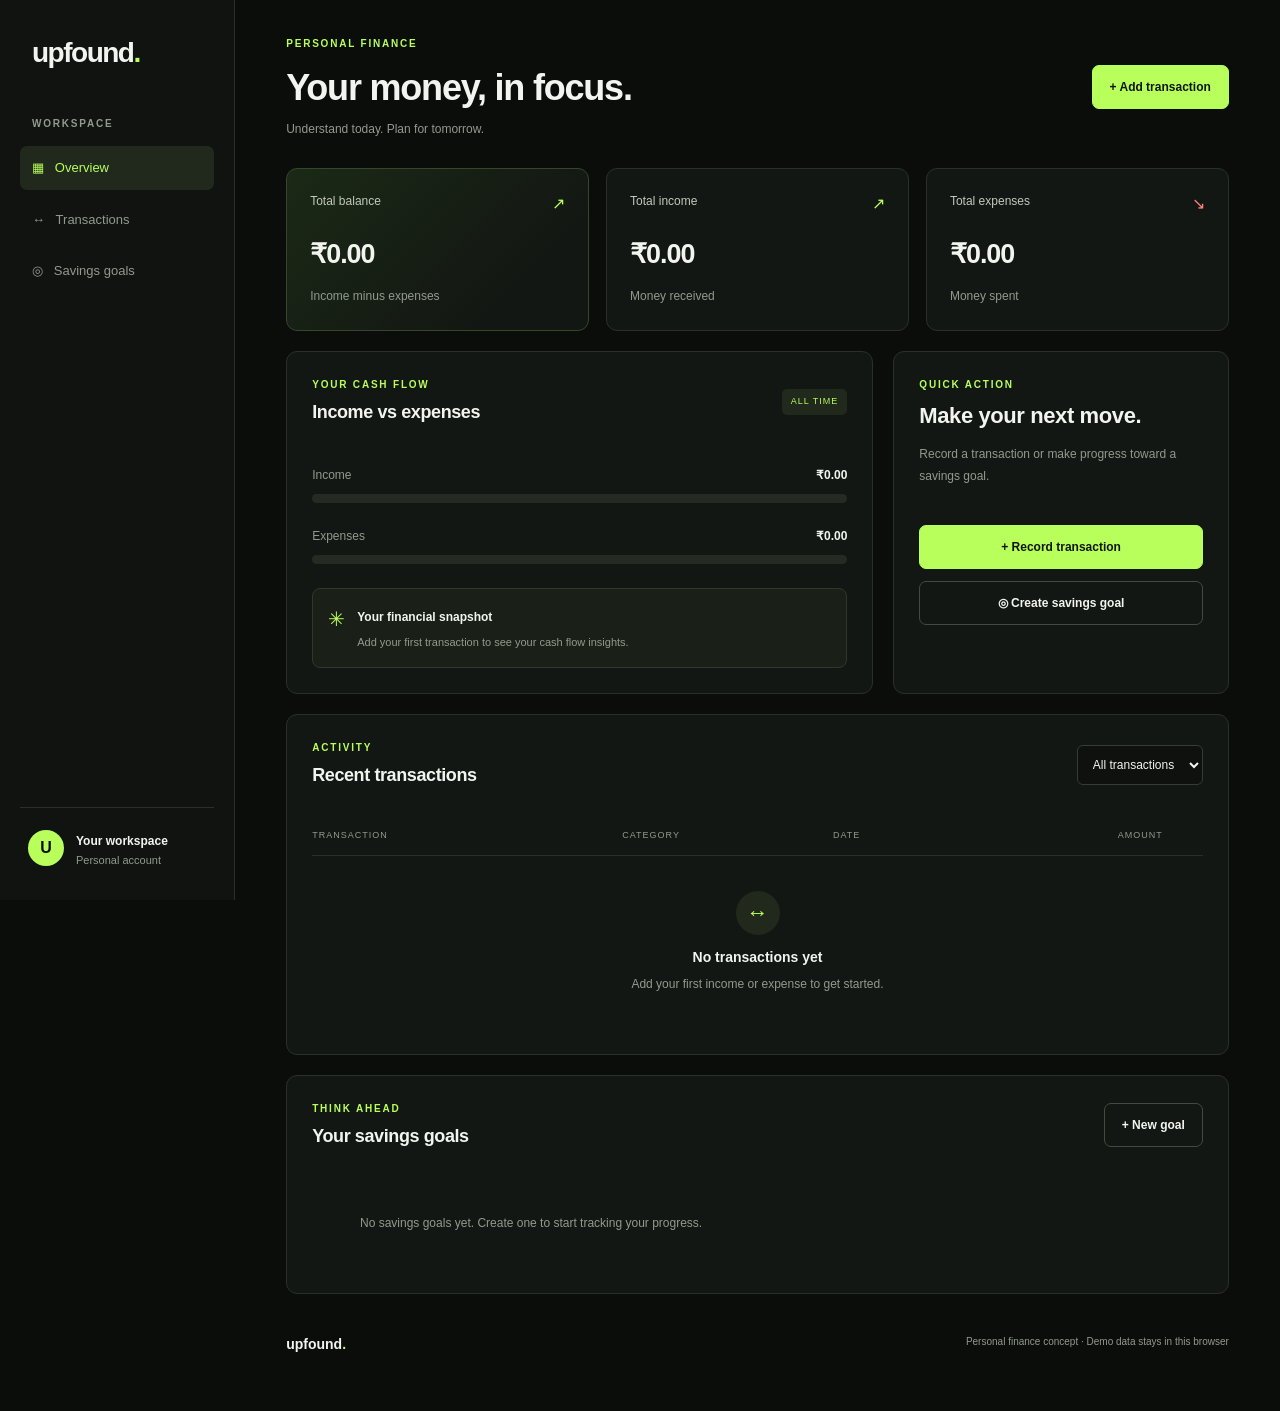
<file: index.html>
<!DOCTYPE html>
<html lang="en">
<head>
    <meta charset="UTF-8">
    <meta name="viewport" content="width=device-width, initial-scale=1.0">
    <meta name="theme-color" content="#0b0d0b">
    <title>UpFound | Personal Finance Tracker</title>
    <link rel="stylesheet" href="style.css">
</head>
<body>
    <aside class="sidebar">
        <a href="#" class="logo">upfound<span>.</span></a>
        <p class="sidebar-label">WORKSPACE</p>

        <nav class="side-nav">
            <a class="nav-link active" href="#overview">▦ &nbsp; Overview</a>
            <a class="nav-link" href="#transactions">↔ &nbsp; Transactions</a>
            <a class="nav-link" href="#goals">◎ &nbsp; Savings goals</a>
        </nav>

        <div class="sidebar-bottom">
            <div class="profile-avatar">U</div>
            <div><strong>Your workspace</strong><p>Personal account</p></div>
        </div>
    </aside>

    <main class="main-content" id="overview">
        <header class="topbar">
            <div>
                <p class="eyebrow">PERSONAL FINANCE</p>
                <h1>Your money, in focus.</h1>
                <p class="muted">Understand today. Plan for tomorrow.</p>
            </div>
            <button class="primary-btn" id="add-transaction-btn">+ Add transaction</button>
        </header>

        <section class="summary-grid">
            <article class="summary-card balance-card">
                <p>Total balance <span>↗</span></p>
                <h2 id="total-balance">₹0.00</h2>
                <small>Income minus expenses</small>
            </article>
            <article class="summary-card">
                <p>Total income <span class="green">↗</span></p>
                <h2 id="total-income">₹0.00</h2>
                <small>Money received</small>
            </article>
            <article class="summary-card">
                <p>Total expenses <span class="red">↘</span></p>
                <h2 id="total-expenses">₹0.00</h2>
                <small>Money spent</small>
            </article>
        </section>

        <section class="dashboard-grid">
            <article class="panel spending-panel">
                <div class="panel-heading">
                    <div><p class="eyebrow">YOUR CASH FLOW</p><h2>Income vs expenses</h2></div>
                    <span class="status-pill">ALL TIME</span>
                </div>

                <div class="flow-comparison">
                    <div class="flow-item">
                        <div class="flow-label"><span>Income</span><strong id="chart-income-label">₹0</strong></div>
                        <div class="bar-track"><div id="income-bar" class="bar income-bar"></div></div>
                    </div>
                    <div class="flow-item">
                        <div class="flow-label"><span>Expenses</span><strong id="chart-expense-label">₹0</strong></div>
                        <div class="bar-track"><div id="expense-bar" class="bar expense-bar"></div></div>
                    </div>
                </div>

                <div class="insight-box">
                    <span class="insight-icon">✳</span>
                    <div><strong id="insight-title">Your financial snapshot</strong><p id="insight-text">Add your first transaction to see your cash flow insights.</p></div>
                </div>
            </article>

            <article class="panel quick-panel">
                <p class="eyebrow">QUICK ACTION</p>
                <h2>Make your next move.</h2>
                <p class="muted">Record a transaction or make progress toward a savings goal.</p>
                <button class="primary-btn full-btn" id="quick-add">+ Record transaction</button>
                <button class="secondary-btn full-btn" id="quick-goal">◎ Create savings goal</button>
            </article>
        </section>

        <section class="panel transactions-panel" id="transactions">
            <div class="panel-heading">
                <div><p class="eyebrow">ACTIVITY</p><h2>Recent transactions</h2></div>
                <select id="transaction-filter" aria-label="Filter transactions">
                    <option value="all">All transactions</option>
                    <option value="income">Income only</option>
                    <option value="expense">Expenses only</option>
                </select>
            </div>
            <div class="transaction-head">
                <span>TRANSACTION</span><span>CATEGORY</span><span>DATE</span><span>AMOUNT</span><span></span>
            </div>
            <div id="transaction-list" class="transaction-list">
                <div class="empty-state"><span>↔</span><h3>No transactions yet</h3><p>Add your first income or expense to get started.</p></div>
            </div>
        </section>

        <section class="panel goals-panel" id="goals">
            <div class="panel-heading">
                <div><p class="eyebrow">THINK AHEAD</p><h2>Your savings goals</h2></div>
                <button class="secondary-btn" id="add-goal-btn">+ New goal</button>
            </div>
            <div id="goal-list" class="goal-grid">
                <div class="empty-goals"><p>No savings goals yet. Create one to start tracking your progress.</p></div>
            </div>
        </section>

        <footer class="app-footer"><span>upfound<span class="green">.</span></span><span>Personal finance concept · Demo data stays in this browser</span></footer>
    </main>

    <div class="modal-overlay" id="transaction-modal" aria-hidden="true">
        <form class="modal" id="transaction-form">
            <div class="modal-heading"><div><p class="eyebrow">YOUR ACTIVITY</p><h2>Add transaction</h2></div><button type="button" class="close-modal" data-close="transaction-modal" aria-label="Close">×</button></div>

            <label>Transaction type</label>
            <div class="type-toggle">
                <label><input type="radio" name="type" value="income" checked><span>＋ Income</span></label>
                <label><input type="radio" name="type" value="expense"><span>− Expense</span></label>
            </div>

            <label for="transaction-title">Description</label>
            <input id="transaction-title" name="title" maxlength="60" placeholder="e.g. Freelance payment" required>

            <div class="form-row">
                <div><label for="transaction-amount">Amount (₹)</label><input id="transaction-amount" name="amount" type="number" min="0.01" max="100000000" step="0.01" placeholder="0.00" required></div>
                <div><label for="transaction-category">Category</label><select id="transaction-category" name="category"><option>Salary</option><option>Freelance</option><option>Investment</option><option>Food</option><option>Transport</option><option>Shopping</option><option>Bills</option><option>Education</option><option>Health</option><option>Other</option></select></div>
            </div>

            <label for="transaction-date">Date</label>
            <input id="transaction-date" name="date" type="date" required>
            <p class="form-error" id="transaction-error" role="alert"></p>
            <button class="primary-btn full-btn" type="submit">Save transaction</button>
        </form>
    </div>

    <div class="modal-overlay" id="goal-modal" aria-hidden="true">
        <form class="modal" id="goal-form">
            <div class="modal-heading"><div><p class="eyebrow">PLAN AHEAD</p><h2>Create savings goal</h2></div><button type="button" class="close-modal" data-close="goal-modal" aria-label="Close">×</button></div>

            <label for="goal-name">Goal name</label>
            <input id="goal-name" name="name" maxlength="50" placeholder="e.g. New laptop" required>

            <div class="form-row">
                <div><label for="goal-target">Target amount (₹)</label><input id="goal-target" name="target" type="number" min="1" max="100000000" step="0.01" required></div>
                <div><label for="goal-saved">Already saved (₹)</label><input id="goal-saved" name="saved" type="number" min="0" max="100000000" step="0.01" value="0" required></div>
            </div>

            <p class="form-error" id="goal-error" role="alert"></p>
            <button class="primary-btn full-btn" type="submit">Create goal</button>
        </form>
    </div>

    <div class="toast" id="toast" role="status" aria-live="polite"></div>

    <script src="script.js"></script>
</body>
</html>
</file>
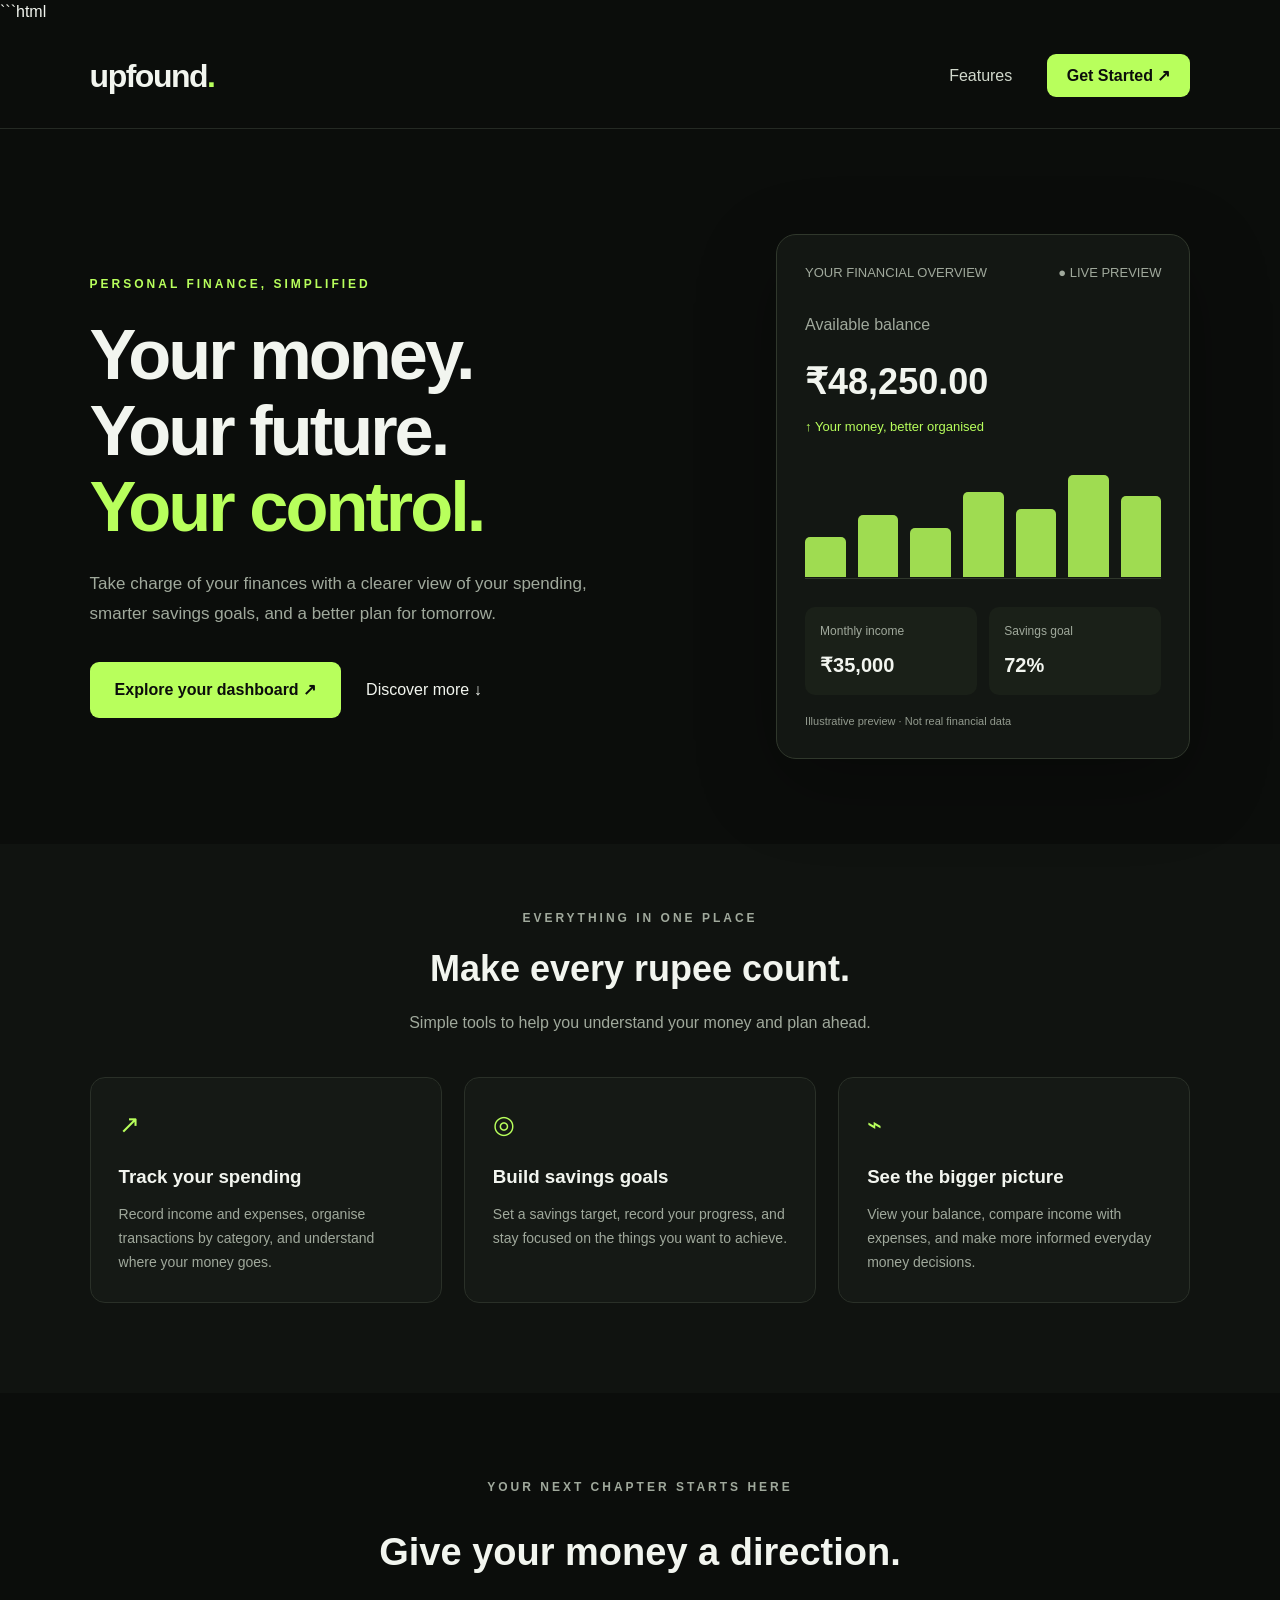
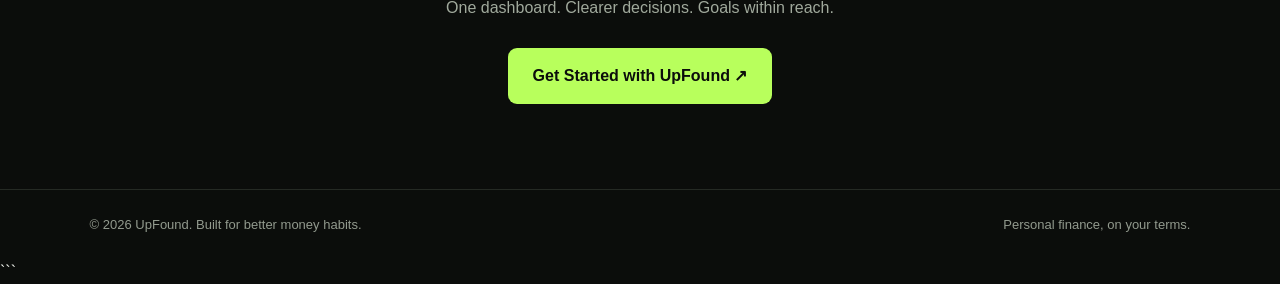
<file: landing.html>
```html
<!DOCTYPE html>
<html lang="en">
<head>
    <meta charset="UTF-8">
    <meta name="viewport" content="width=device-width, initial-scale=1.0">
    <title>UpFound | Take Control of Your Money</title>
    <link rel="stylesheet" href="style.css">
    <style>
        .landing-page {
            min-height: 100vh;
            background: #0b0d0b;
            color: #f2f5ef;
            font-family: Arial, sans-serif;
        }

        .landing-nav {
            display: flex;
            justify-content: space-between;
            align-items: center;
            padding: 28px 7%;
            border-bottom: 1px solid #252a24;
        }

        .landing-logo {
            font-size: 32px;
            font-weight: 800;
            color: #f2f5ef;
            text-decoration: none;
            letter-spacing: -1.5px;
        }

        .landing-logo span {
            color: #b8ff5c;
        }

        .landing-nav a:not(.landing-logo) {
            color: #d1d8cc;
            text-decoration: none;
            margin-left: 30px;
        }

        .landing-nav .nav-cta {
            background: #b8ff5c;
            color: #0b0d0b !important;
            padding: 13px 20px;
            border-radius: 9px;
            font-weight: bold;
        }

        .landing-hero {
            padding: 105px 7% 85px;
            display: grid;
            grid-template-columns: 1.2fr 0.8fr;
            align-items: center;
            gap: 65px;
        }

        .landing-eyebrow {
            color: #b8ff5c;
            font-size: 12px;
            font-weight: bold;
            letter-spacing: 3px;
            text-transform: uppercase;
        }

        .landing-hero h1 {
            font-size: clamp(42px, 5.5vw, 72px);
            line-height: 1.08;
            letter-spacing: -3px;
            margin: 24px 0;
            max-width: 700px;
        }

        .landing-hero h1 span {
            color: #b8ff5c;
        }

        .landing-description {
            color: #a0a99c;
            font-size: 17px;
            line-height: 1.8;
            max-width: 500px;
        }

        .landing-actions {
            display: flex;
            align-items: center;
            gap: 25px;
            margin-top: 32px;
            flex-wrap: wrap;
        }

        .landing-button {
            display: inline-block;
            padding: 16px 25px;
            background: #b8ff5c;
            color: #0b0d0b;
            text-decoration: none;
            border-radius: 9px;
            font-weight: bold;
        }

        .landing-secondary {
            color: #f2f5ef;
            text-decoration: none;
        }

        .landing-preview {
            background: #131713;
            border: 1px solid #30382c;
            border-radius: 20px;
            padding: 28px;
            box-shadow: 0 25px 80px #00000045;
        }

        .preview-top {
            display: flex;
            justify-content: space-between;
            color: #a0a99c;
            font-size: 13px;
        }

        .preview-balance {
            font-size: 36px;
            font-weight: bold;
            margin: 18px 0 8px;
        }

        .preview-change {
            color: #b8ff5c;
            font-size: 13px;
        }

        .preview-chart {
            height: 115px;
            display: flex;
            align-items: end;
            gap: 12px;
            margin: 28px 0;
            border-bottom: 1px solid #30382c;
            padding-bottom: 1px;
        }

        .preview-chart span {
            flex: 1;
            background: #b8ff5c;
            border-radius: 5px 5px 0 0;
            opacity: 0.85;
        }

        .preview-chart span:nth-child(1) { height: 35%; }
        .preview-chart span:nth-child(2) { height: 55%; }
        .preview-chart span:nth-child(3) { height: 43%; }
        .preview-chart span:nth-child(4) { height: 75%; }
        .preview-chart span:nth-child(5) { height: 60%; }
        .preview-chart span:nth-child(6) { height: 90%; }
        .preview-chart span:nth-child(7) { height: 72%; }

        .preview-bottom {
            display: grid;
            grid-template-columns: 1fr 1fr;
            gap: 12px;
        }

        .preview-stat {
            background: #1a2018;
            border-radius: 10px;
            padding: 15px;
        }

        .preview-stat p {
            color: #a0a99c;
            font-size: 12px;
            margin: 0 0 10px;
        }

        .preview-stat strong {
            font-size: 20px;
        }

        .landing-features {
            padding: 65px 7% 90px;
            background: #101310;
        }

        .features-heading {
            text-align: center;
            margin-bottom: 42px;
        }

        .features-heading h2 {
            font-size: 36px;
            margin: 15px 0;
        }

        .features-heading p {
            color: #a0a99c;
        }

        .features-grid {
            display: grid;
            grid-template-columns: repeat(3, 1fr);
            gap: 22px;
        }

        .feature-card {
            background: #151915;
            border: 1px solid #2a3028;
            border-radius: 15px;
            padding: 28px;
        }

        .feature-icon {
            font-size: 25px;
            color: #b8ff5c;
        }

        .feature-card h3 {
            margin: 20px 0 12px;
        }

        .feature-card p {
            color: #a0a99c;
            line-height: 1.7;
            font-size: 14px;
        }

        .landing-bottom-cta {
            text-align: center;
            padding: 85px 20px;
        }

        .landing-bottom-cta h2 {
            font-size: 38px;
            margin: 15px 0;
        }

        .landing-bottom-cta p {
            color: #a0a99c;
            margin-bottom: 28px;
        }

        .landing-footer {
            padding: 25px 7%;
            border-top: 1px solid #252a24;
            color: #929a8e;
            display: flex;
            justify-content: space-between;
            gap: 15px;
            flex-wrap: wrap;
            font-size: 13px;
        }

        @media (max-width: 850px) {
            .landing-hero {
                grid-template-columns: 1fr;
                padding-top: 70px;
            }

            .features-grid {
                grid-template-columns: 1fr;
            }
        }

        @media (max-width: 520px) {
            .landing-nav {
                padding: 22px 5%;
            }

            .landing-nav a:not(.landing-logo) {
                margin-left: 12px;
                font-size: 13px;
            }

            .landing-nav .nav-about {
                display: none;
            }

            .landing-hero {
                padding: 65px 6%;
            }

            .landing-hero h1 {
                letter-spacing: -1.5px;
            }

            .landing-features {
                padding: 55px 6%;
            }

            .landing-footer {
                padding: 22px 6%;
            }
        }
    </style>
</head>

<body class="landing-page">

    <header class="landing-nav">
        <a href="landing.html" class="landing-logo">upfound<span>.</span></a>

        <nav>
            <a href="#features" class="nav-about">Features</a>
            <a href="index.html" class="nav-cta">Get Started ↗</a>
        </nav>
    </header>

    <main>
        <section class="landing-hero">
            <div>
                <p class="landing-eyebrow">Personal finance, simplified</p>

                <h1>Your money.<br>Your future.<br><span>Your control.</span></h1>

                <p class="landing-description">
                    Take charge of your finances with a clearer view of your
                    spending, smarter savings goals, and a better plan for tomorrow.
                </p>

                <div class="landing-actions">
                    <a href="index.html" class="landing-button">Explore your dashboard ↗</a>
                    <a href="#features" class="landing-secondary">Discover more ↓</a>
                </div>
            </div>

            <div class="landing-preview">
                <div class="preview-top">
                    <span>YOUR FINANCIAL OVERVIEW</span>
                    <span>● LIVE PREVIEW</span>
                </div>

                <p style="color:#a0a99c; margin-top:30px;">Available balance</p>
                <div class="preview-balance">₹48,250.00</div>
                <div class="preview-change">↑ Your money, better organised</div>

                <div class="preview-chart" aria-label="Illustrative spending chart">
                    <span></span><span></span><span></span><span></span>
                    <span></span><span></span><span></span>
                </div>

                <div class="preview-bottom">
                    <div class="preview-stat">
                        <p>Monthly income</p>
                        <strong>₹35,000</strong>
                    </div>

                    <div class="preview-stat">
                        <p>Savings goal</p>
                        <strong>72%</strong>
                    </div>
                </div>

                <p style="font-size:11px;color:#929a8e;margin-top:18px;">
                    Illustrative preview · Not real financial data
                </p>
            </div>
        </section>

        <section class="landing-features" id="features">
            <div class="features-heading">
                <p class="landing-eyebrow">Everything in one place</p>
                <h2>Make every rupee count.</h2>
                <p>Simple tools to help you understand your money and plan ahead.</p>
            </div>

            <div class="features-grid">
                <article class="feature-card">
                    <div class="feature-icon">↗</div>
                    <h3>Track your spending</h3>
                    <p>
                        Record income and expenses, organise transactions by category,
                        and understand where your money goes.
                    </p>
                </article>

                <article class="feature-card">
                    <div class="feature-icon">◎</div>
                    <h3>Build savings goals</h3>
                    <p>
                        Set a savings target, record your progress, and stay focused
                        on the things you want to achieve.
                    </p>
                </article>

                <article class="feature-card">
                    <div class="feature-icon">⌁</div>
                    <h3>See the bigger picture</h3>
                    <p>
                        View your balance, compare income with expenses, and make
                        more informed everyday money decisions.
                    </p>
                </article>
            </div>
        </section>

        <section class="landing-bottom-cta">
            <p class="landing-eyebrow">Your next chapter starts here</p>
            <h2>Give your money a direction.</h2>
            <p>One dashboard. Clearer decisions. Goals within reach.</p>
            <a href="index.html" class="landing-button">Get Started with UpFound ↗</a>
        </section>
    </main>

    <footer class="landing-footer">
        <span>© 2026 UpFound. Built for better money habits.</span>
        <span>Personal finance, on your terms.</span>
    </footer>

</body>
</html>
```
</file>
<file: style.css>
:root {
    --bg: #0b0d0b;
    --panel: #131713;
    --panel-light: #191f18;
    --green: #b8ff5c;
    --text: #f2f5ef;
    --muted: #929a8e;
    --border: #2a3028;
    --red: #ff827c;
}

* {
    margin: 0;
    padding: 0;
    box-sizing: border-box;
}

html {
    scroll-behavior: smooth;
    scroll-padding-top: 25px;
}

body {
    font-family: Arial, sans-serif;
    background: var(--bg);
    color: var(--text);
    line-height: 1.5;
}

button, input, select {
    font: inherit;
}

button {
    cursor: pointer;
}

button:focus-visible, a:focus-visible, input:focus-visible, select:focus-visible {
    outline: 2px solid var(--green);
    outline-offset: 3px;
}

a {
    color: inherit;
    text-decoration: none;
}

.logo {
    font-size: 28px;
    font-weight: 800;
    letter-spacing: -1.5px;
}

.logo span, .green {
    color: var(--green);
}

.sidebar {
    position: fixed;
    inset: 0 auto 0 0;
    width: 235px;
    padding: 32px 20px;
    background: #101310;
    border-right: 1px solid var(--border);
    display: flex;
    flex-direction: column;
    z-index: 5;
}

.sidebar .logo {
    padding: 0 12px 42px;
}

.sidebar-label, .eyebrow {
    color: var(--green);
    font-size: 10px;
    letter-spacing: 1.8px;
    font-weight: 700;
}

.sidebar-label {
    color: var(--muted);
    padding: 0 12px 15px;
}

.side-nav {
    display: grid;
    gap: 8px;
}

.nav-link {
    padding: 12px;
    border-radius: 7px;
    color: var(--muted);
    font-size: 13px;
    transition: background 0.2s, color 0.2s;
}

.nav-link:hover, .nav-link.active {
    color: var(--green);
    background: #20291b;
}

.sidebar-bottom {
    margin-top: auto;
    padding: 20px 8px 0;
    border-top: 1px solid var(--border);
    display: flex;
    align-items: center;
    gap: 12px;
}

.profile-avatar {
    width: 36px;
    height: 36px;
    border-radius: 50%;
    display: grid;
    place-items: center;
    background: var(--green);
    color: var(--bg);
    font-weight: 800;
}

.sidebar-bottom strong {
    font-size: 12px;
}

.sidebar-bottom p {
    color: var(--muted);
    font-size: 11px;
}

.main-content {
    max-width: 1600px;
    margin-left: 235px;
    padding: 36px clamp(24px, 4vw, 60px);
}

.topbar {
    display: flex;
    align-items: center;
    justify-content: space-between;
    gap: 20px;
    margin-bottom: 30px;
}

.topbar .eyebrow {
    margin-bottom: 10px;
}

.topbar h1 {
    font-size: clamp(25px, 3vw, 36px);
    letter-spacing: -1.2px;
    margin-bottom: 5px;
}

.muted, .summary-card small {
    color: var(--muted);
    font-size: 12px;
}

.primary-btn, .secondary-btn {
    border-radius: 7px;
    padding: 12px 17px;
    font-size: 12px;
    font-weight: 700;
    transition: transform 0.2s, background 0.2s, border-color 0.2s;
}

.primary-btn {
    background: var(--green);
    color: #11160d;
    border: 1px solid var(--green);
}

.primary-btn:hover {
    background: #d0ff9b;
    transform: translateY(-2px);
}

.secondary-btn {
    background: transparent;
    color: var(--text);
    border: 1px solid #424b3d;
}

.secondary-btn:hover {
    border-color: var(--green);
    color: var(--green);
}

.summary-grid {
    display: grid;
    grid-template-columns: repeat(3, minmax(0, 1fr));
    gap: 17px;
    margin-bottom: 20px;
}

.summary-card {
    padding: 23px;
    background: var(--panel);
    border: 1px solid var(--border);
    border-radius: 11px;
    min-width: 0;
}

.summary-card p {
    display: flex;
    justify-content: space-between;
    color: #c1c8bc;
    font-size: 12px;
    margin-bottom: 18px;
}

.summary-card p span {
    font-size: 16px;
    color: var(--green);
}

.summary-card p .red {
    color: var(--red);
}

.summary-card h2 {
    font-size: clamp(19px, 2.1vw, 29px);
    letter-spacing: -1px;
    margin-bottom: 9px;
    overflow-wrap: anywhere;
}

.balance-card {
    background: linear-gradient(135deg, #1b2916, #131713 75%);
    border-color: #35462b;
}

.dashboard-grid {
    display: grid;
    grid-template-columns: minmax(0, 1.4fr) minmax(230px, 0.8fr);
    gap: 20px;
    margin-bottom: 20px;
}

.panel {
    min-width: 0;
    padding: 25px;
    border: 1px solid var(--border);
    border-radius: 11px;
    background: var(--panel);
    margin-bottom: 20px;
}

.dashboard-grid .panel {
    margin-bottom: 0;
}

.panel-heading {
    display: flex;
    justify-content: space-between;
    align-items: center;
    gap: 15px;
    margin-bottom: 28px;
}

.panel-heading .eyebrow, .quick-panel .eyebrow {
    margin-bottom: 7px;
}

.panel-heading h2, .quick-panel h2 {
    font-size: 18px;
    letter-spacing: -0.4px;
}

.status-pill {
    padding: 6px 9px;
    background: #20291b;
    color: var(--green);
    border-radius: 5px;
    font-size: 9px;
    letter-spacing: 1px;
}

.flow-comparison {
    display: grid;
    gap: 24px;
    padding: 12px 0 24px;
}

.flow-label {
    display: flex;
    justify-content: space-between;
    gap: 12px;
    font-size: 12px;
    margin-bottom: 10px;
}

.flow-label span {
    color: var(--muted);
}

.bar-track {
    height: 9px;
    background: #252b23;
    border-radius: 20px;
    overflow: hidden;
}

.bar {
    width: 0;
    height: 100%;
    border-radius: inherit;
    transition: width 0.35s ease;
}

.income-bar {
    background: var(--green);
}

.expense-bar {
    background: #d5a07b;
}

.insight-box {
    display: flex;
    gap: 12px;
    padding: 15px;
    border-radius: 8px;
    background: #1a2017;
    border: 1px solid #2e3927;
}

.insight-icon {
    color: var(--green);
    font-size: 20px;
}

.insight-box strong {
    font-size: 12px;
}

.insight-box p {
    color: var(--muted);
    font-size: 11px;
    line-height: 1.7;
    margin-top: 5px;
}

.quick-panel {
    display: flex;
    flex-direction: column;
    align-items: flex-start;
}

.quick-panel h2 {
    font-size: 22px;
    margin-bottom: 12px;
}

.quick-panel > .muted {
    line-height: 1.8;
    margin-bottom: 25px;
}

.full-btn {
    width: 100%;
    margin-top: 12px;
}

.transaction-head, .transaction-row {
    display: grid;
    grid-template-columns: minmax(110px, 1.5fr) minmax(75px, 1fr) minmax(75px, 0.8fr) minmax(75px, 0.8fr) 28px;
    gap: 12px;
    align-items: center;
}

.transaction-head {
    padding: 12px 0;
    border-bottom: 1px solid var(--border);
    color: var(--muted);
    font-size: 9px;
    letter-spacing: 1px;
}

.transaction-head span:nth-child(4) {
    text-align: right;
}

.transaction-row {
    padding: 16px 0;
    border-bottom: 1px solid #252b23;
    font-size: 12px;
}

.transaction-row:last-child {
    border-bottom: 0;
}

.transaction-name {
    min-width: 0;
    overflow-wrap: anywhere;
}

.transaction-name strong {
    display: block;
    font-size: 12px;
    font-weight: 600;
}

.transaction-name small {
    display: block;
    color: var(--muted);
    font-size: 10px;
    margin-top: 4px;
}

.category-badge {
    display: inline-block;
    width: fit-content;
    padding: 5px 7px;
    border-radius: 5px;
    background: #22291e;
    color: #d4e6c5;
    font-size: 10px;
}

.transaction-date {
    color: var(--muted);
    font-size: 11px;
}

.transaction-amount {
    text-align: right;
    font-weight: 700;
    white-space: nowrap;
}

.transaction-amount.income {
    color: var(--green);
}

.transaction-amount.expense {
    color: #e9b29a;
}

.delete-transaction {
    background: transparent;
    border: 0;
    color: #838b7e;
    font-size: 17px;
    border-radius: 4px;
}

.delete-transaction:hover {
    color: var(--red);
}

.empty-state, .empty-goals {
    text-align: center;
    padding: 35px 12px;
    color: var(--muted);
}

.empty-state > span {
    display: inline-grid;
    place-items: center;
    width: 44px;
    height: 44px;
    margin-bottom: 12px;
    border-radius: 50%;
    background: #20291b;
    color: var(--green);
    font-size: 22px;
}

.empty-state h3 {
    color: var(--text);
    font-size: 14px;
    margin-bottom: 6px;
}

.empty-state p, .empty-goals p {
    font-size: 12px;
    line-height: 1.7;
}

.transactions-panel select, .modal select, .modal input {
    min-width: 0;
    width: 100%;
    background: #0e110e;
    color: var(--text);
    border: 1px solid #363e33;
    border-radius: 6px;
    padding: 11px;
    font-size: 12px;
}

.transactions-panel select {
    width: auto;
    max-width: 150px;
}

.goal-grid {
    display: grid;
    grid-template-columns: repeat(2, minmax(0, 1fr));
    gap: 15px;
}

.goal-card {
    padding: 20px;
    background: #171c16;
    border: 1px solid #2c3428;
    border-radius: 9px;
}

.goal-card-top {
    display: flex;
    justify-content: space-between;
    gap: 10px;
    margin-bottom: 15px;
}

.goal-card h3 {
    font-size: 14px;
    overflow-wrap: anywhere;
}

.goal-percent {
    color: var(--green);
    font-size: 12px;
    font-weight: 700;
}

.goal-track {
    height: 7px;
    background: #30372c;
    border-radius: 20px;
    overflow: hidden;
    margin-bottom: 12px;
}

.goal-progress {
    height: 100%;
    background: var(--green);
    border-radius: inherit;
}

.goal-details {
    display: flex;
    justify-content: space-between;
    gap: 10px;
    color: var(--muted);
    font-size: 11px;
}

.goal-details strong {
    color: var(--text);
}

.goal-actions {
    display: flex;
    gap: 8px;
    margin-top: 16px;
}

.goal-actions button {
    padding: 7px 10px;
    font-size: 10px;
}

.app-footer {
    display: flex;
    justify-content: space-between;
    gap: 15px;
    flex-wrap: wrap;
    padding: 20px 0;
    color: var(--muted);
    font-size: 10px;
}

.app-footer > span:first-child {
    color: var(--text);
    font-weight: 800;
    font-size: 14px;
}

/* MODALS */
.modal-overlay {
    position: fixed;
    inset: 0;
    z-index: 20;
    padding: 20px;
    background: rgba(0, 0, 0, 0.76);
    display: none;
    align-items: center;
    justify-content: center;
    overflow-y: auto;
}

.modal-overlay.open {
    display: flex;
}

.modal {
    width: min(100%, 460px);
    padding: 28px;
    background: #151a14;
    border: 1px solid #36422f;
    border-radius: 13px;
    box-shadow: 0 25px 90px rgba(0, 0, 0, 0.45);
}

.modal-heading {
    display: flex;
    justify-content: space-between;
    align-items: flex-start;
    gap: 15px;
    margin-bottom: 25px;
}

.modal-heading .eyebrow {
    margin-bottom: 7px;
}

.modal-heading h2 {
    font-size: 22px;
}

.close-modal {
    background: transparent;
    color: var(--muted);
    border: 0;
    font-size: 27px;
    line-height: 1;
}

.close-modal:hover {
    color: var(--text);
}

.modal > label, .form-row label {
    display: block;
    color: #dce2d7;
    font-size: 11px;
    margin: 16px 0 7px;
}

.modal input::placeholder {
    color: #747d70;
}

.form-row {
    display: grid;
    grid-template-columns: repeat(2, minmax(0, 1fr));
    gap: 12px;
}

.type-toggle {
    display: grid;
    grid-template-columns: 1fr 1fr;
    gap: 10px;
}

.type-toggle label {
    cursor: pointer;
}

.type-toggle input {
    position: absolute;
    opacity: 0;
    pointer-events: none;
}

.type-toggle span {
    display: block;
    text-align: center;
    padding: 12px;
    border: 1px solid #394333;
    border-radius: 6px;
    color: var(--muted);
    font-size: 12px;
}

.type-toggle input:checked + span {
    border-color: var(--green);
    background: #20291b;
    color: var(--green);
}

.form-error {
    min-height: 16px;
    margin-top: 10px;
    color: var(--red);
    font-size: 11px;
}

.toast {
    position: fixed;
    z-index: 30;
    right: 25px;
    bottom: 25px;
    max-width: calc(100% - 50px);
    padding: 13px 18px;
    border: 1px solid #45563a;
    border-radius: 8px;
    background: #1b2516;
    color: var(--green);
    font-size: 12px;
    opacity: 0;
    transform: translateY(10px);
    pointer-events: none;
    transition: opacity 0.2s, transform 0.2s;
}

.toast.show {
    opacity: 1;
    transform: translateY(0);
}

/* RESPONSIVE LAYOUT */
@media (max-width: 1150px) {
    .sidebar {
        width: 195px;
    }

    .main-content {
        margin-left: 195px;
        padding: 28px 24px;
    }

    .dashboard-grid {
        grid-template-columns: 1fr;
    }
}

@media (max-width: 760px) {
    .sidebar {
        position: static;
        width: 100%;
        padding: 15px 20px;
        border-right: 0;
        border-bottom: 1px solid var(--border);
    }

    .sidebar .logo {
        padding: 0 0 15px;
    }

    .sidebar-label, .sidebar-bottom {
        display: none;
    }

    .side-nav {
        display: flex;
        flex-wrap: wrap;
    }

    .nav-link {
        padding: 8px 10px;
    }

    .main-content {
        margin-left: 0;
        padding: 25px 18px;
    }

    .topbar {
        align-items: flex-start;
        flex-direction: column;
    }

    .summary-grid {
        grid-template-columns: 1fr;
    }

    .summary-card h2 {
        font-size: 25px;
    }

    .goal-grid {
        grid-template-columns: 1fr;
    }

    .panel {
        padding: 18px;
    }
}

@media (max-width: 520px) {
    .transaction-head {
        display: none;
    }

    .transaction-row {
        grid-template-columns: minmax(0, 1fr) auto 28px;
        gap: 8px;
    }

    .transaction-row .category-badge,
    .transaction-row .transaction-date {
        display: none;
    }

    .transaction-amount {
        grid-column: 2;
        grid-row: 1;
    }

    .delete-transaction {
        grid-column: 3;
        grid-row: 1;
    }

    .panel-heading {
        align-items: flex-start;
    }

    .panel-heading h2 {
        font-size: 16px;
    }

    .transactions-panel select {
        max-width: 125px;
        font-size: 10px;
    }

    .form-row {
        grid-template-columns: 1fr;
        gap: 0;
    }

    .modal {
        padding: 22px;
    }
}
</file>
